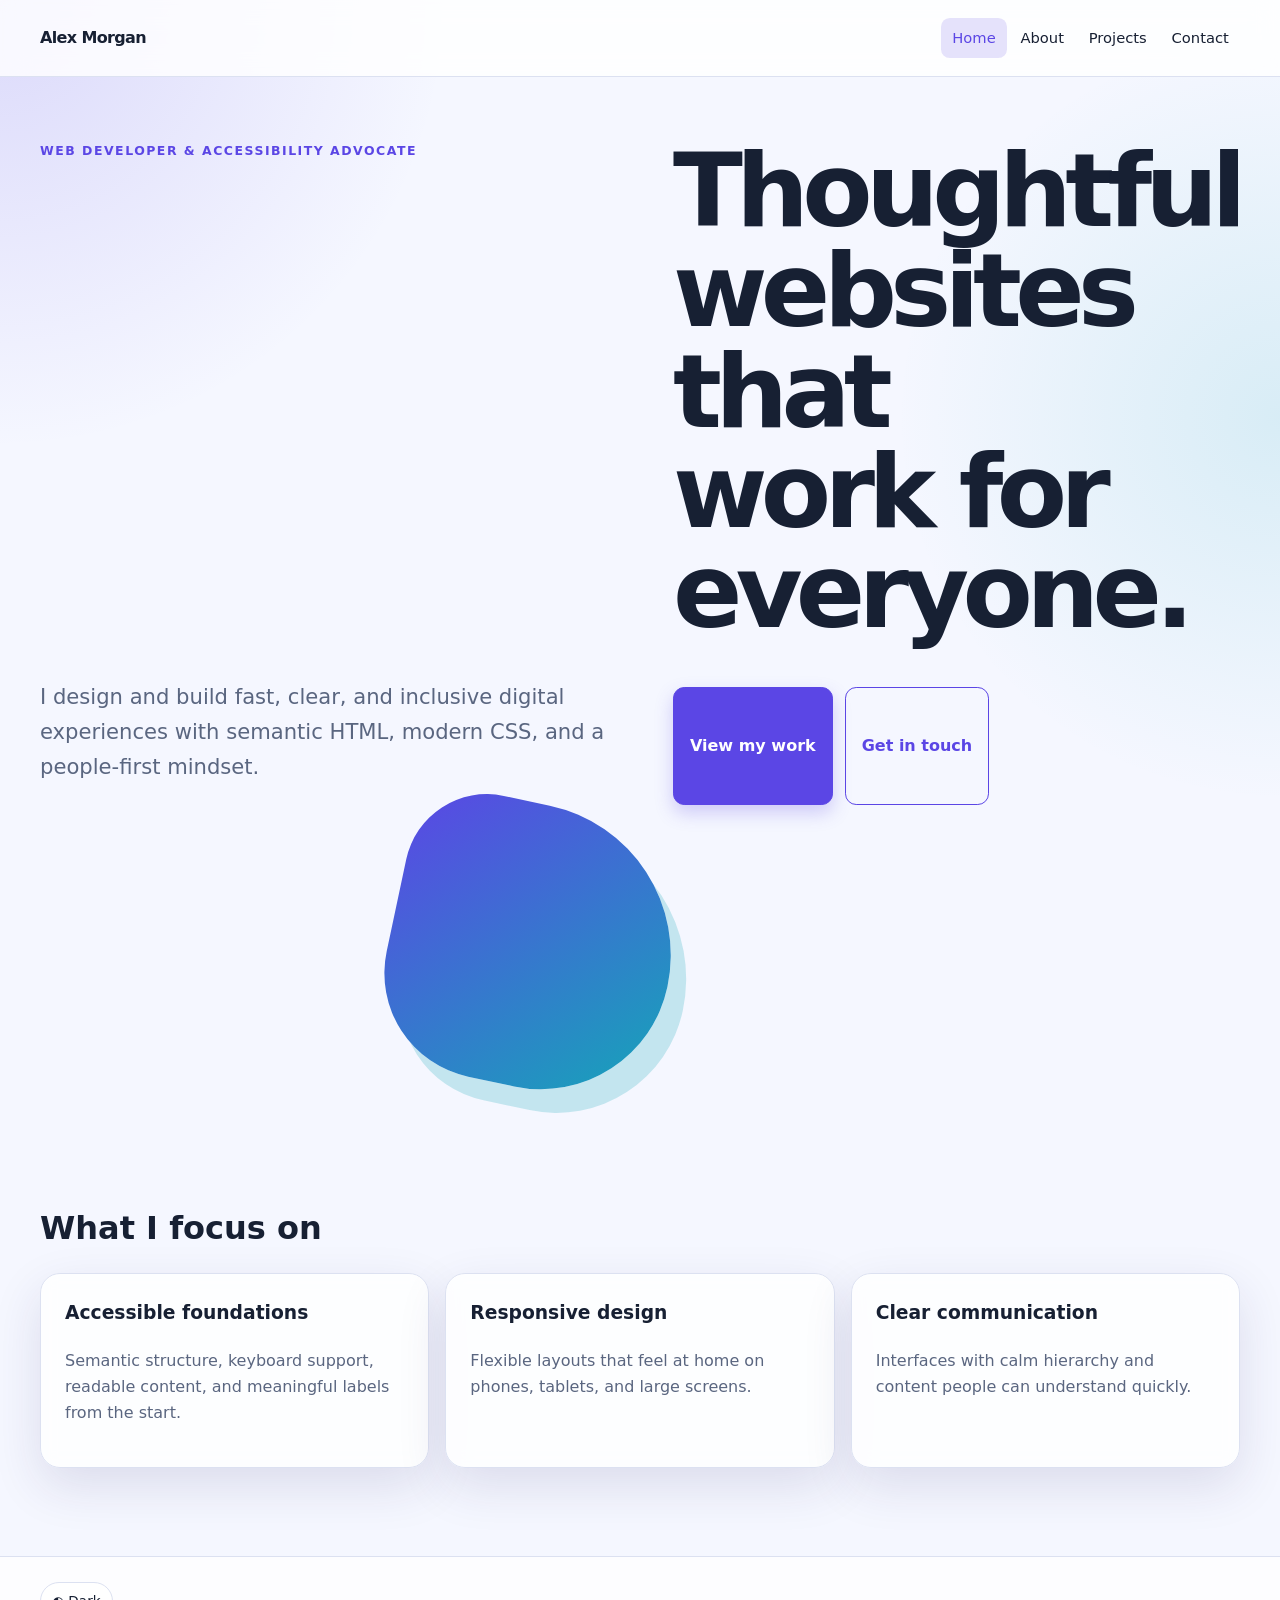
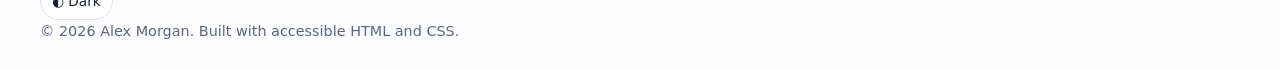
<file: Advanced-CSS3-Responsive-Architecture/index.html>
<!DOCTYPE html>
<html lang="en">
<head>
  <meta charset="UTF-8">
  <meta name="viewport" content="width=device-width, initial-scale=1.0">
  <meta name="description" content="Accessible personal portfolio showcasing web development skills and projects.">
  <title>Alex Morgan | Portfolio</title>
  <link rel="stylesheet" href="style.css">
</head>
<body>
  <a class="skip-link" href="#main-content">Skip to main content</a>
  <header class="site-header">
    <div class="container header-content">
      <a class="logo" href="index.html" aria-label="Alex Morgan home">Alex Morgan</a>
      <nav aria-label="Primary navigation"><ul class="nav-list">
        <li><a href="index.html" aria-current="page">Home</a></li><li><a href="about.html">About</a></li><li><a href="projects.html">Projects</a></li><li><a href="contact.html">Contact</a></li>
      </ul></nav>
    </div>
  </header>
  <main id="main-content">
    <section class="hero container" aria-labelledby="hero-title">
      <p class="eyebrow">Web developer &amp; accessibility advocate</p>
      <h1 id="hero-title">Thoughtful websites that work for everyone.</h1>
      <p class="lead">I design and build fast, clear, and inclusive digital experiences with semantic HTML, modern CSS, and a people-first mindset.</p>
      <div class="actions"><a class="button" href="projects.html">View my work</a><a class="button button-secondary" href="contact.html">Get in touch</a></div>
    </section>
    <section class="container section" aria-labelledby="focus-title">
      <h2 id="focus-title">What I focus on</h2>
      <div class="card-grid">
        <article class="card"><h3>Accessible foundations</h3><p>Semantic structure, keyboard support, readable content, and meaningful labels from the start.</p></article>
        <article class="card"><h3>Responsive design</h3><p>Flexible layouts that feel at home on phones, tablets, and large screens.</p></article>
        <article class="card"><h3>Clear communication</h3><p>Interfaces with calm hierarchy and content people can understand quickly.</p></article>
      </div>
    </section>
  </main>
  <footer class="site-footer"><div class="container"><button class="theme-toggle" type="button" aria-label="Switch theme">◐ Dark</button><p>&copy; 2026 Alex Morgan. Built with accessible HTML and CSS.</p></div></footer><script src="script.js"></script>
</body>
</html>
</file>
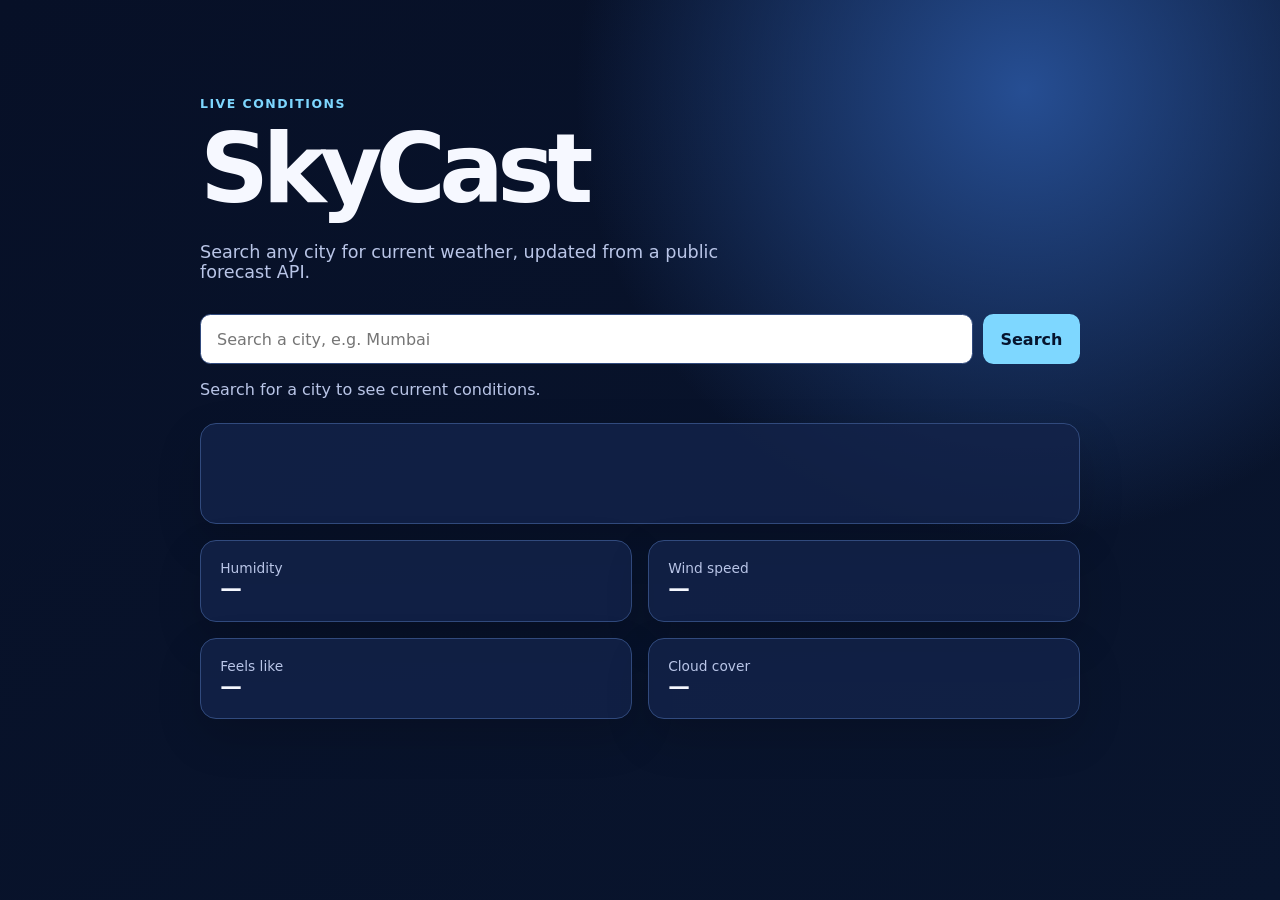
<file: Asynchronous-JavaScript-RESTful-APIs/index.html>
<!doctype html><html lang="en"><head><meta charset="utf-8"><meta name="viewport" content="width=device-width,initial-scale=1"><meta name="description" content="Live weather dashboard powered by asynchronous JavaScript."><title>SkyCast | Live Weather</title><link rel="stylesheet" href="style.css"></head><body><main class="shell"><header><p class="eyebrow">Live conditions</p><h1>SkyCast</h1><p class="intro">Search any city for current weather, updated from a public forecast API.</p></header><form id="search-form"><label class="sr-only" for="city">City name</label><input id="city" type="search" placeholder="Search a city, e.g. Mumbai" required autocomplete="off"><button type="submit">Search</button></form><p id="status" class="status" aria-live="polite">Search for a city to see current conditions.</p><section id="weather" class="weather" aria-live="polite" hidden><div class="summary"><p id="place" class="place"></p><p id="condition" class="condition"></p><p id="temperature" class="temperature"></p><p id="updated" class="updated"></p></div><div class="metrics"><article><span>Humidity</span><strong id="humidity">—</strong></article><article><span>Wind speed</span><strong id="wind">—</strong></article><article><span>Feels like</span><strong id="apparent">—</strong></article><article><span>Cloud cover</span><strong id="cloud">—</strong></article></div></section></main><script src="script.js"></script></body></html>
</file>
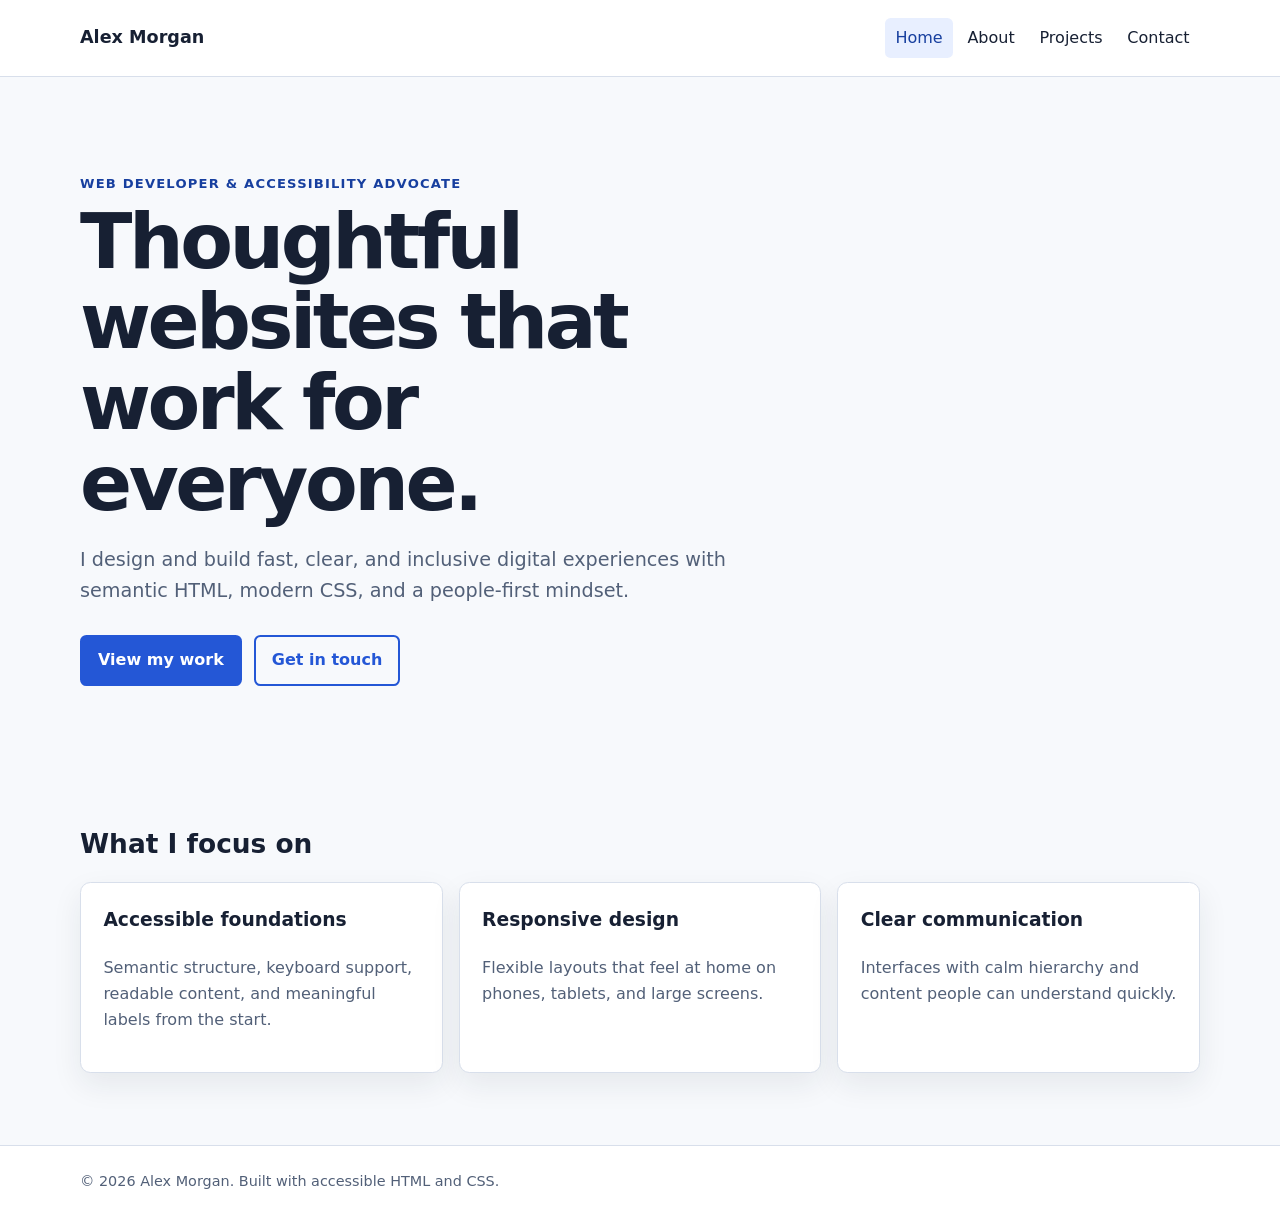
<file: HTML5 Semantic Structure & Accessibility/index.html>
<!DOCTYPE html>
<html lang="en">
<head>
  <meta charset="UTF-8">
  <meta name="viewport" content="width=device-width, initial-scale=1.0">
  <meta name="description" content="Accessible personal portfolio showcasing web development skills and projects.">
  <title>Alex Morgan | Portfolio</title>
  <link rel="stylesheet" href="style.css">
</head>
<body>
  <a class="skip-link" href="#main-content">Skip to main content</a>
  <header class="site-header">
    <div class="container header-content">
      <a class="logo" href="index.html" aria-label="Alex Morgan home">Alex Morgan</a>
      <nav aria-label="Primary navigation"><ul class="nav-list">
        <li><a href="index.html" aria-current="page">Home</a></li><li><a href="about.html">About</a></li><li><a href="projects.html">Projects</a></li><li><a href="contact.html">Contact</a></li>
      </ul></nav>
    </div>
  </header>
  <main id="main-content">
    <section class="hero container" aria-labelledby="hero-title">
      <p class="eyebrow">Web developer &amp; accessibility advocate</p>
      <h1 id="hero-title">Thoughtful websites that work for everyone.</h1>
      <p class="lead">I design and build fast, clear, and inclusive digital experiences with semantic HTML, modern CSS, and a people-first mindset.</p>
      <div class="actions"><a class="button" href="projects.html">View my work</a><a class="button button-secondary" href="contact.html">Get in touch</a></div>
    </section>
    <section class="container section" aria-labelledby="focus-title">
      <h2 id="focus-title">What I focus on</h2>
      <div class="card-grid">
        <article class="card"><h3>Accessible foundations</h3><p>Semantic structure, keyboard support, readable content, and meaningful labels from the start.</p></article>
        <article class="card"><h3>Responsive design</h3><p>Flexible layouts that feel at home on phones, tablets, and large screens.</p></article>
        <article class="card"><h3>Clear communication</h3><p>Interfaces with calm hierarchy and content people can understand quickly.</p></article>
      </div>
    </section>
  </main>
  <footer class="site-footer"><div class="container"><p>&copy; 2026 Alex Morgan. Built with accessible HTML and CSS.</p></div></footer>
</body>
</html>
</file>
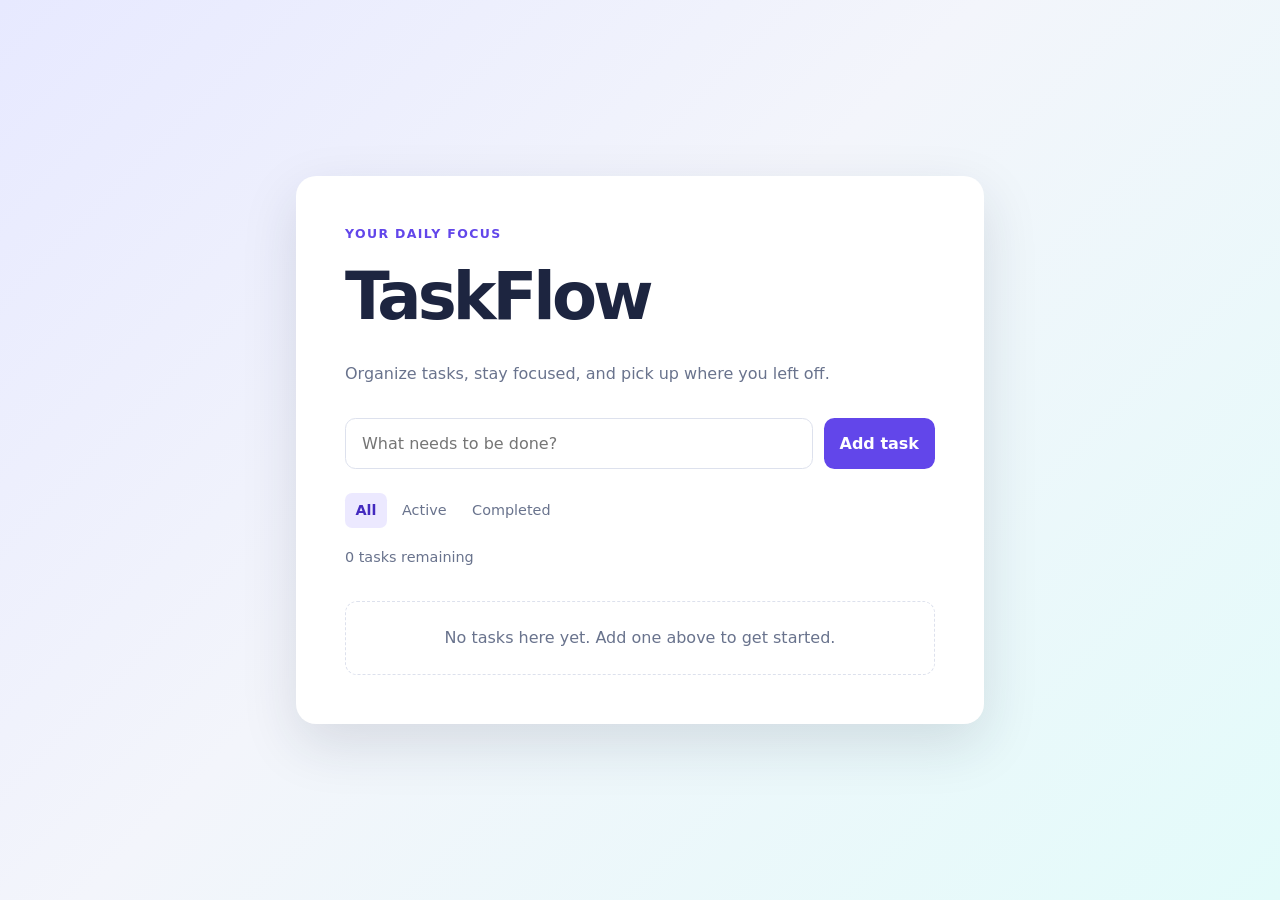
<file: JavaScript-Logic-State-Management/index.html>
<!DOCTYPE html>
<html lang="en">
<head>
  <meta charset="UTF-8">
  <meta name="viewport" content="width=device-width, initial-scale=1.0">
  <meta name="description" content="A client-side To-Do List application with persistent tasks and filters.">
  <title>TaskFlow | To-Do List</title>
  <link rel="stylesheet" href="style.css">
</head>
<body>
  <main class="app-shell">
    <section class="todo-app" aria-labelledby="app-title">
      <header class="app-header"><p class="eyebrow">Your daily focus</p><h1 id="app-title">TaskFlow</h1><p>Organize tasks, stay focused, and pick up where you left off.</p></header>
      <form id="task-form" class="task-form">
        <label class="sr-only" for="new-task">Add a new task</label>
        <input id="new-task" name="new-task" type="text" maxlength="120" placeholder="What needs to be done?" autocomplete="off" required>
        <button type="submit">Add task</button>
      </form>
      <div class="toolbar"><div class="filters" role="group" aria-label="Filter tasks"><button class="filter is-active" type="button" data-filter="all" aria-pressed="true">All</button><button class="filter" type="button" data-filter="active" aria-pressed="false">Active</button><button class="filter" type="button" data-filter="completed" aria-pressed="false">Completed</button></div><button id="clear-completed" class="clear-button" type="button">Clear completed</button></div>
      <p id="task-count" class="task-count" aria-live="polite">0 tasks remaining</p>
      <ul id="task-list" class="task-list" aria-label="Task list"></ul>
      <p id="empty-state" class="empty-state">No tasks here yet. Add one above to get started.</p>
    </section>
  </main>
  <template id="task-template"><li class="task-item"><label class="task-check"><input class="toggle-task" type="checkbox"><span class="check-mark" aria-hidden="true"></span><span class="task-text"></span></label><div class="task-actions"><button class="icon-button edit-task" type="button" aria-label="Edit task">Edit</button><button class="icon-button delete-task" type="button" aria-label="Delete task">Delete</button></div></li></template>
  <script src="script.js"></script>
</body>
</html>
</file>
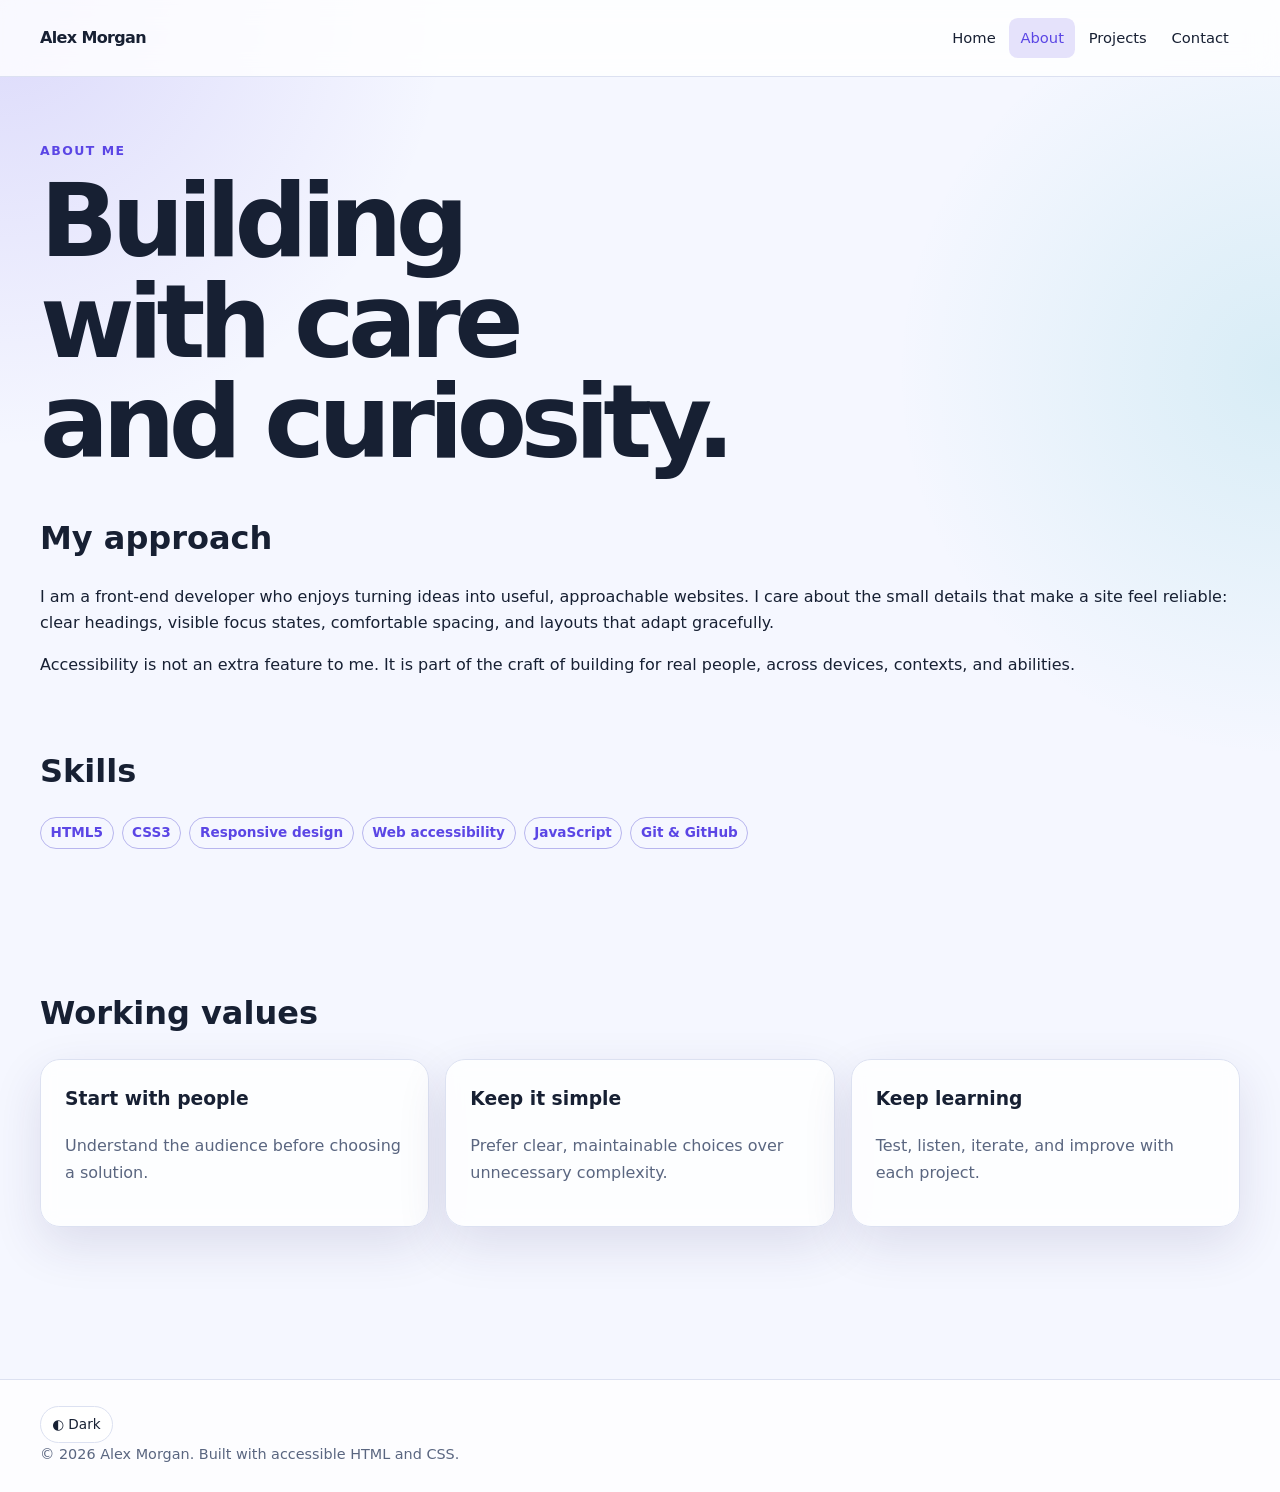
<file: Advanced-CSS3-Responsive-Architecture/about.html>
<!DOCTYPE html>
<html lang="en">
<head><meta charset="UTF-8"><meta name="viewport" content="width=device-width, initial-scale=1.0"><meta name="description" content="Learn more about Alex Morgan, a web developer focused on accessible experiences."><title>About | Alex Morgan</title><link rel="stylesheet" href="style.css"></head>
<body>
  <a class="skip-link" href="#main-content">Skip to main content</a>
  <header class="site-header"><div class="container header-content"><a class="logo" href="index.html" aria-label="Alex Morgan home">Alex Morgan</a><nav aria-label="Primary navigation"><ul class="nav-list"><li><a href="index.html">Home</a></li><li><a href="about.html" aria-current="page">About</a></li><li><a href="projects.html">Projects</a></li><li><a href="contact.html">Contact</a></li></ul></nav></div></header>
  <main id="main-content" class="container page-content">
    <header class="page-heading"><p class="eyebrow">About me</p><h1>Building with care and curiosity.</h1></header>
    <section aria-labelledby="story-title"><h2 id="story-title">My approach</h2><p>I am a front-end developer who enjoys turning ideas into useful, approachable websites. I care about the small details that make a site feel reliable: clear headings, visible focus states, comfortable spacing, and layouts that adapt gracefully.</p><p>Accessibility is not an extra feature to me. It is part of the craft of building for real people, across devices, contexts, and abilities.</p></section>
    <section class="section" aria-labelledby="skills-title"><h2 id="skills-title">Skills</h2><ul class="tag-list"><li>HTML5</li><li>CSS3</li><li>Responsive design</li><li>Web accessibility</li><li>JavaScript</li><li>Git &amp; GitHub</li></ul></section>
    <section class="section" aria-labelledby="values-title"><h2 id="values-title">Working values</h2><div class="card-grid"><article class="card"><h3>Start with people</h3><p>Understand the audience before choosing a solution.</p></article><article class="card"><h3>Keep it simple</h3><p>Prefer clear, maintainable choices over unnecessary complexity.</p></article><article class="card"><h3>Keep learning</h3><p>Test, listen, iterate, and improve with each project.</p></article></div></section>
  </main>
  <footer class="site-footer"><div class="container"><button class="theme-toggle" type="button" aria-label="Switch theme">◐ Dark</button><p>&copy; 2026 Alex Morgan. Built with accessible HTML and CSS.</p></div></footer><script src="script.js"></script>
</body>
</html>
</file>
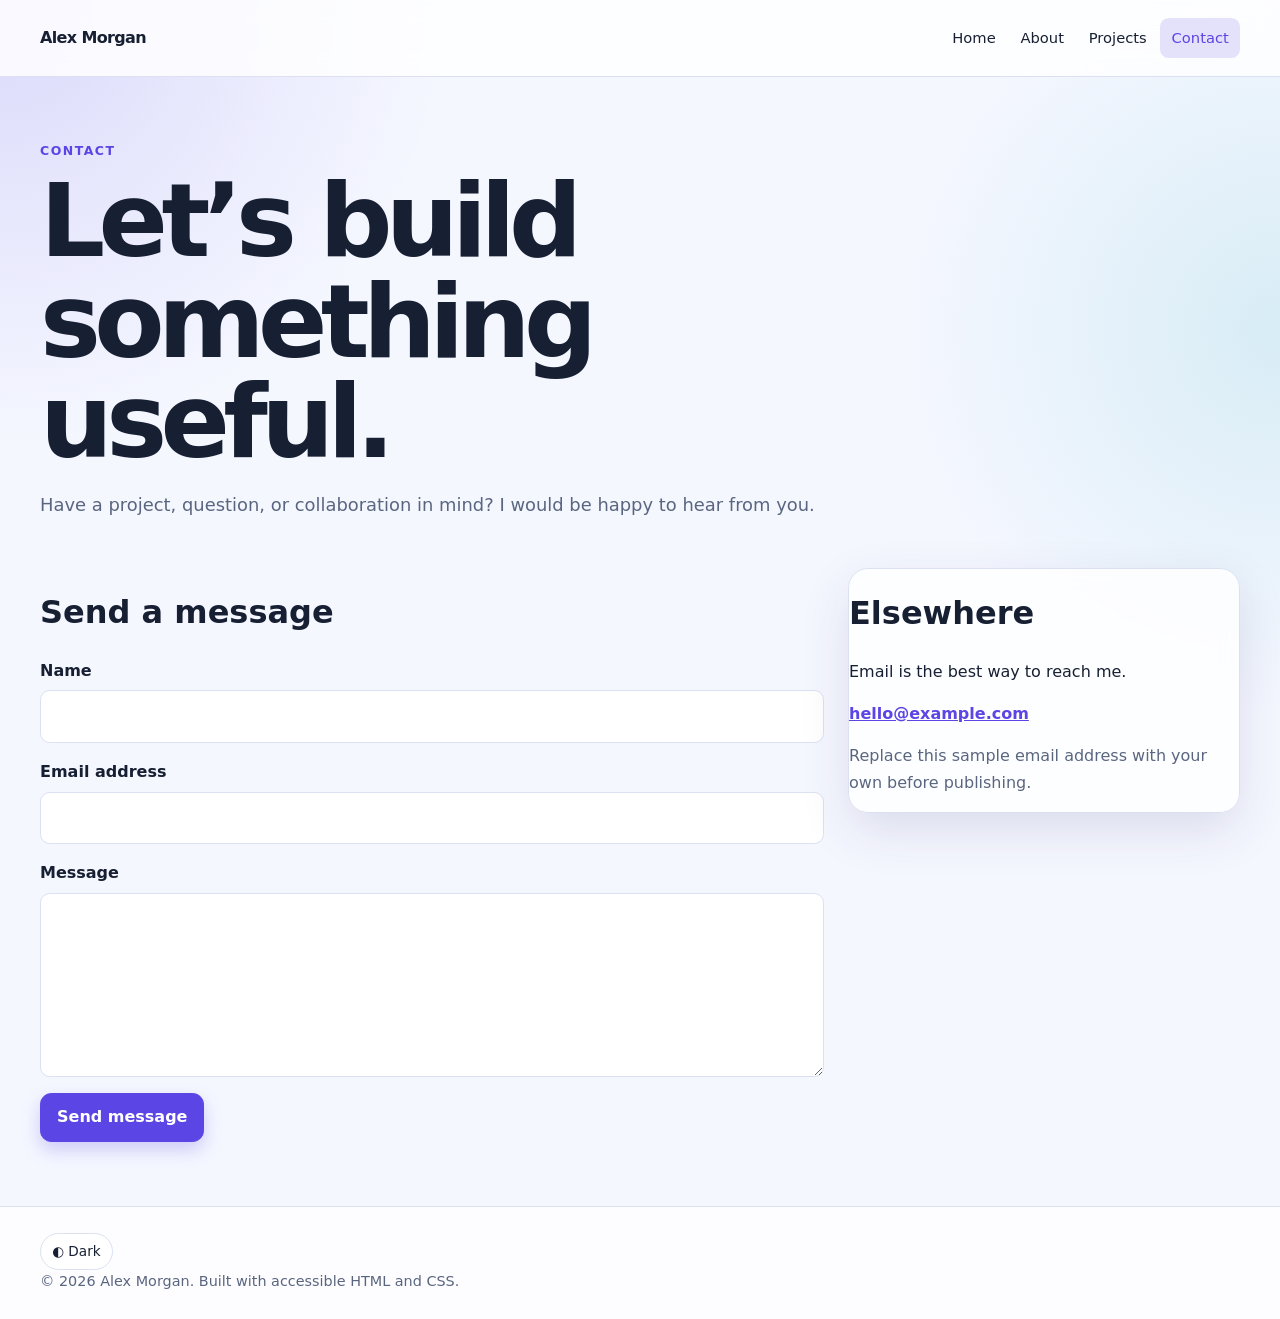
<file: Advanced-CSS3-Responsive-Architecture/contact.html>
<!DOCTYPE html>
<html lang="en">
<head><meta charset="UTF-8"><meta name="viewport" content="width=device-width, initial-scale=1.0"><meta name="description" content="Contact Alex Morgan for web development projects."><title>Contact | Alex Morgan</title><link rel="stylesheet" href="style.css"></head>
<body>
  <a class="skip-link" href="#main-content">Skip to main content</a>
  <header class="site-header"><div class="container header-content"><a class="logo" href="index.html" aria-label="Alex Morgan home">Alex Morgan</a><nav aria-label="Primary navigation"><ul class="nav-list"><li><a href="index.html">Home</a></li><li><a href="about.html">About</a></li><li><a href="projects.html">Projects</a></li><li><a href="contact.html" aria-current="page">Contact</a></li></ul></nav></div></header>
  <main id="main-content" class="container page-content">
    <header class="page-heading"><p class="eyebrow">Contact</p><h1>Let’s build something useful.</h1><p>Have a project, question, or collaboration in mind? I would be happy to hear from you.</p></header>
    <section class="contact-layout" aria-labelledby="contact-title"><div><h2 id="contact-title">Send a message</h2><form action="#" method="post"><div class="form-field"><label for="name">Name</label><input id="name" name="name" type="text" autocomplete="name" required></div><div class="form-field"><label for="email">Email address</label><input id="email" name="email" type="email" autocomplete="email" required></div><div class="form-field"><label for="message">Message</label><textarea id="message" name="message" rows="6" required></textarea></div><button class="button" type="submit">Send message</button></form></div><aside class="contact-card" aria-label="Other ways to connect"><h2>Elsewhere</h2><p>Email is the best way to reach me.</p><p><a class="text-link" href="mailto:hello@example.com">hello@example.com</a></p><p class="muted">Replace this sample email address with your own before publishing.</p></aside></section>
  </main>
  <footer class="site-footer"><div class="container"><button class="theme-toggle" type="button" aria-label="Switch theme">◐ Dark</button><p>&copy; 2026 Alex Morgan. Built with accessible HTML and CSS.</p></div></footer><script src="script.js"></script>
</body>
</html>
</file>
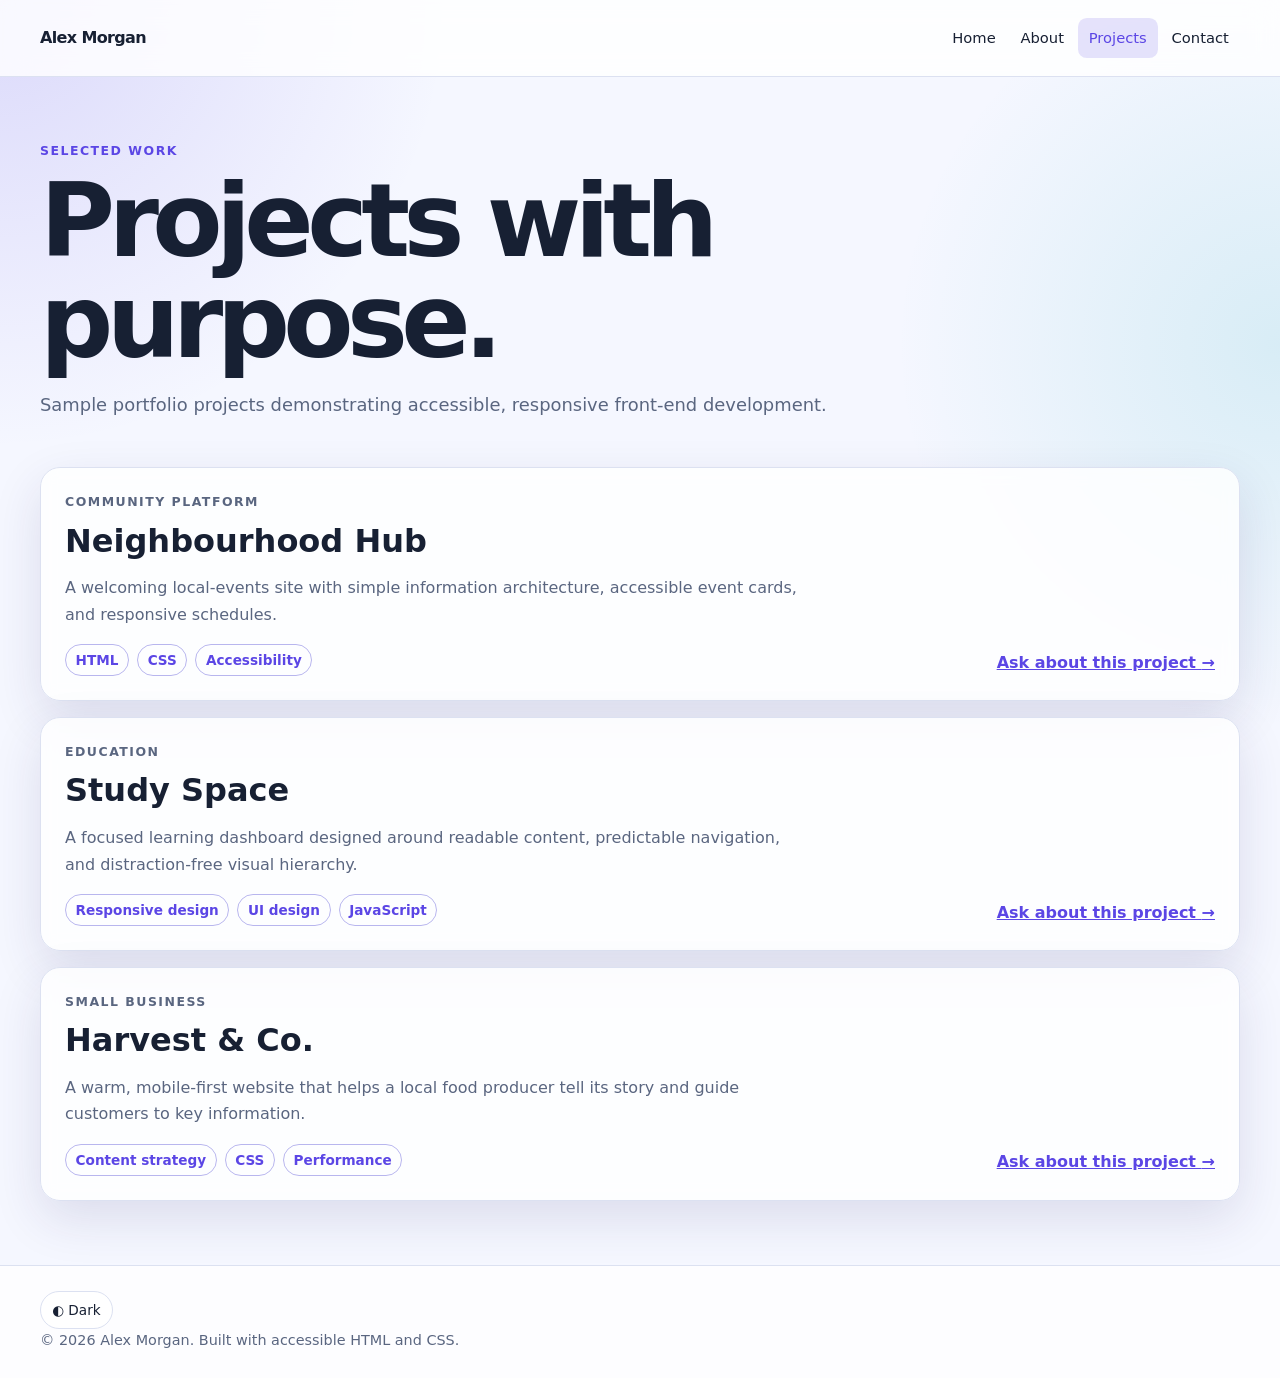
<file: Advanced-CSS3-Responsive-Architecture/projects.html>
<!DOCTYPE html>
<html lang="en">
<head><meta charset="UTF-8"><meta name="viewport" content="width=device-width, initial-scale=1.0"><meta name="description" content="Selected web development projects by Alex Morgan."><title>Projects | Alex Morgan</title><link rel="stylesheet" href="style.css"></head>
<body>
  <a class="skip-link" href="#main-content">Skip to main content</a>
  <header class="site-header"><div class="container header-content"><a class="logo" href="index.html" aria-label="Alex Morgan home">Alex Morgan</a><nav aria-label="Primary navigation"><ul class="nav-list"><li><a href="index.html">Home</a></li><li><a href="about.html">About</a></li><li><a href="projects.html" aria-current="page">Projects</a></li><li><a href="contact.html">Contact</a></li></ul></nav></div></header>
  <main id="main-content" class="container page-content">
    <header class="page-heading"><p class="eyebrow">Selected work</p><h1>Projects with purpose.</h1><p>Sample portfolio projects demonstrating accessible, responsive front-end development.</p></header>
    <section aria-label="Project list" class="project-list">
      <article class="project"><div><p class="eyebrow">Community platform</p><h2>Neighbourhood Hub</h2><p>A welcoming local-events site with simple information architecture, accessible event cards, and responsive schedules.</p><ul class="tag-list"><li>HTML</li><li>CSS</li><li>Accessibility</li></ul></div><a class="text-link" href="contact.html">Ask about this project <span aria-hidden="true">&rarr;</span></a></article>
      <article class="project"><div><p class="eyebrow">Education</p><h2>Study Space</h2><p>A focused learning dashboard designed around readable content, predictable navigation, and distraction-free visual hierarchy.</p><ul class="tag-list"><li>Responsive design</li><li>UI design</li><li>JavaScript</li></ul></div><a class="text-link" href="contact.html">Ask about this project <span aria-hidden="true">&rarr;</span></a></article>
      <article class="project"><div><p class="eyebrow">Small business</p><h2>Harvest &amp; Co.</h2><p>A warm, mobile-first website that helps a local food producer tell its story and guide customers to key information.</p><ul class="tag-list"><li>Content strategy</li><li>CSS</li><li>Performance</li></ul></div><a class="text-link" href="contact.html">Ask about this project <span aria-hidden="true">&rarr;</span></a></article>
    </section>
  </main>
  <footer class="site-footer"><div class="container"><button class="theme-toggle" type="button" aria-label="Switch theme">◐ Dark</button><p>&copy; 2026 Alex Morgan. Built with accessible HTML and CSS.</p></div></footer><script src="script.js"></script>
</body>
</html>
</file>
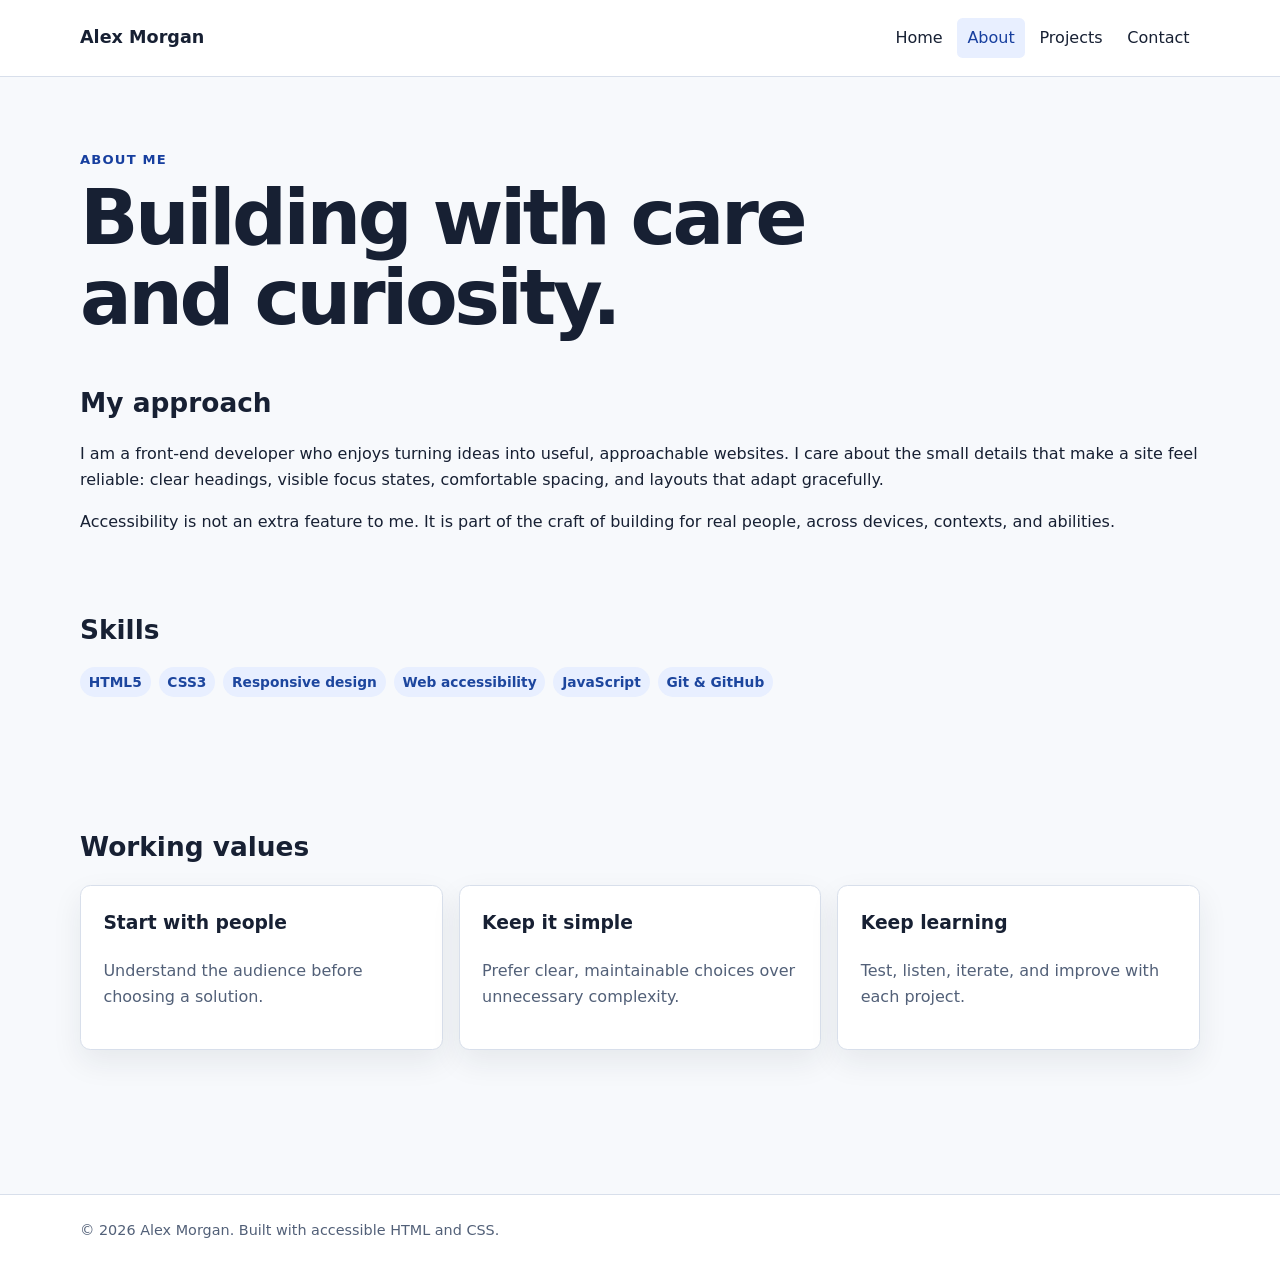
<file: HTML5 Semantic Structure & Accessibility/about.html>
<!DOCTYPE html>
<html lang="en">
<head><meta charset="UTF-8"><meta name="viewport" content="width=device-width, initial-scale=1.0"><meta name="description" content="Learn more about Alex Morgan, a web developer focused on accessible experiences."><title>About | Alex Morgan</title><link rel="stylesheet" href="style.css"></head>
<body>
  <a class="skip-link" href="#main-content">Skip to main content</a>
  <header class="site-header"><div class="container header-content"><a class="logo" href="index.html" aria-label="Alex Morgan home">Alex Morgan</a><nav aria-label="Primary navigation"><ul class="nav-list"><li><a href="index.html">Home</a></li><li><a href="about.html" aria-current="page">About</a></li><li><a href="projects.html">Projects</a></li><li><a href="contact.html">Contact</a></li></ul></nav></div></header>
  <main id="main-content" class="container page-content">
    <header class="page-heading"><p class="eyebrow">About me</p><h1>Building with care and curiosity.</h1></header>
    <section aria-labelledby="story-title"><h2 id="story-title">My approach</h2><p>I am a front-end developer who enjoys turning ideas into useful, approachable websites. I care about the small details that make a site feel reliable: clear headings, visible focus states, comfortable spacing, and layouts that adapt gracefully.</p><p>Accessibility is not an extra feature to me. It is part of the craft of building for real people, across devices, contexts, and abilities.</p></section>
    <section class="section" aria-labelledby="skills-title"><h2 id="skills-title">Skills</h2><ul class="tag-list"><li>HTML5</li><li>CSS3</li><li>Responsive design</li><li>Web accessibility</li><li>JavaScript</li><li>Git &amp; GitHub</li></ul></section>
    <section class="section" aria-labelledby="values-title"><h2 id="values-title">Working values</h2><div class="card-grid"><article class="card"><h3>Start with people</h3><p>Understand the audience before choosing a solution.</p></article><article class="card"><h3>Keep it simple</h3><p>Prefer clear, maintainable choices over unnecessary complexity.</p></article><article class="card"><h3>Keep learning</h3><p>Test, listen, iterate, and improve with each project.</p></article></div></section>
  </main>
  <footer class="site-footer"><div class="container"><p>&copy; 2026 Alex Morgan. Built with accessible HTML and CSS.</p></div></footer>
</body>
</html>
</file>
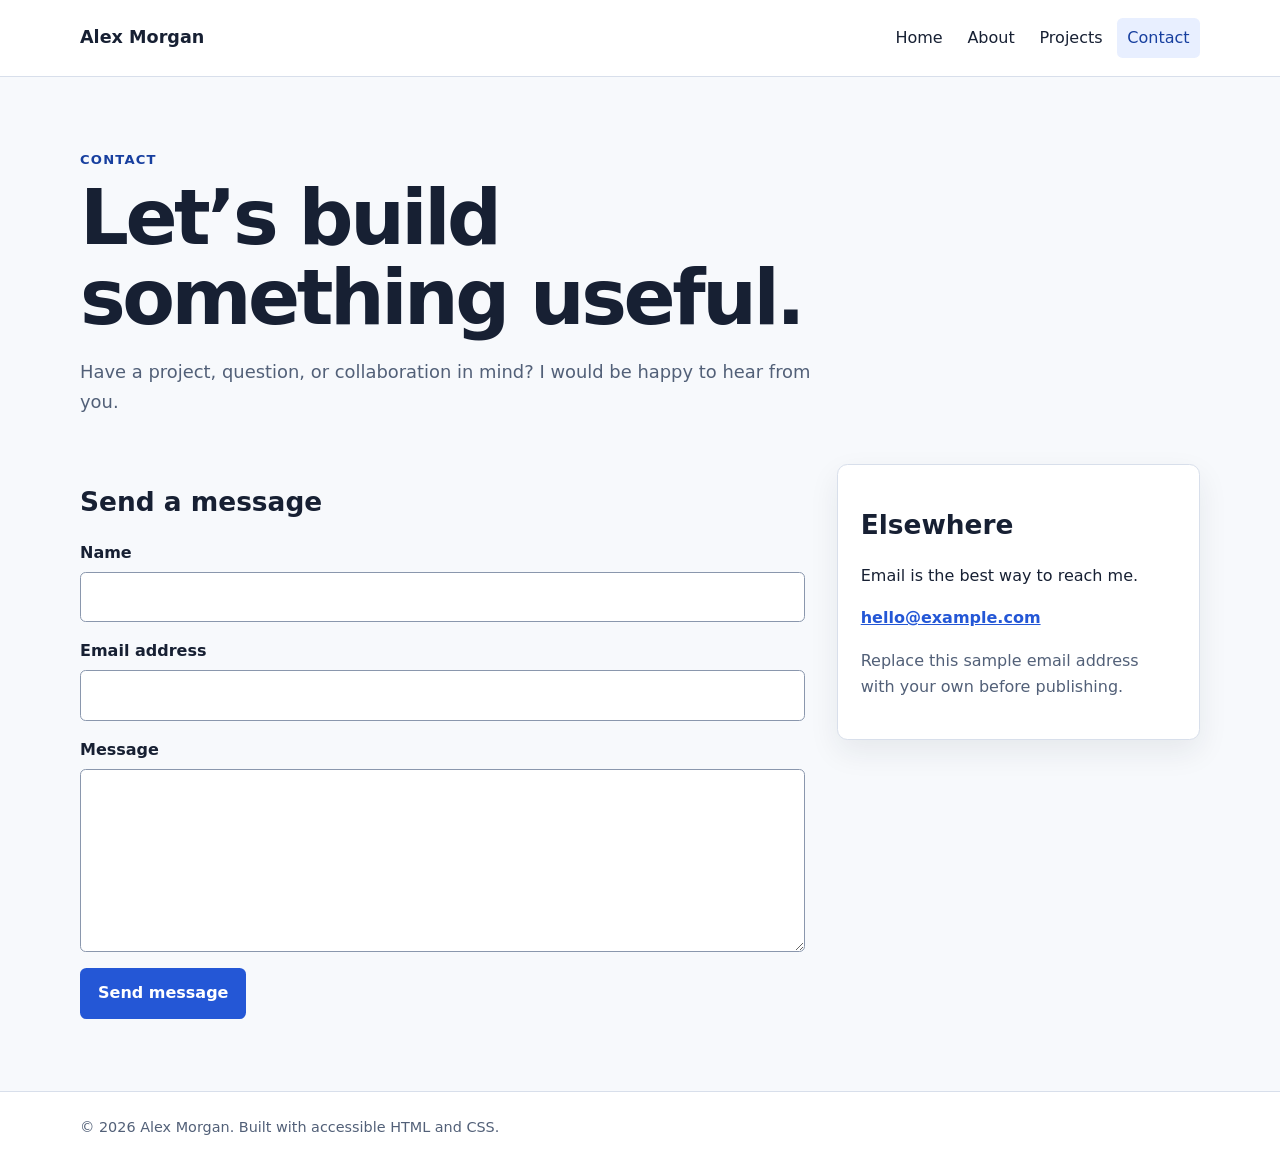
<file: HTML5 Semantic Structure & Accessibility/contact.html>
<!DOCTYPE html>
<html lang="en">
<head><meta charset="UTF-8"><meta name="viewport" content="width=device-width, initial-scale=1.0"><meta name="description" content="Contact Alex Morgan for web development projects."><title>Contact | Alex Morgan</title><link rel="stylesheet" href="style.css"></head>
<body>
  <a class="skip-link" href="#main-content">Skip to main content</a>
  <header class="site-header"><div class="container header-content"><a class="logo" href="index.html" aria-label="Alex Morgan home">Alex Morgan</a><nav aria-label="Primary navigation"><ul class="nav-list"><li><a href="index.html">Home</a></li><li><a href="about.html">About</a></li><li><a href="projects.html">Projects</a></li><li><a href="contact.html" aria-current="page">Contact</a></li></ul></nav></div></header>
  <main id="main-content" class="container page-content">
    <header class="page-heading"><p class="eyebrow">Contact</p><h1>Let’s build something useful.</h1><p>Have a project, question, or collaboration in mind? I would be happy to hear from you.</p></header>
    <section class="contact-layout" aria-labelledby="contact-title"><div><h2 id="contact-title">Send a message</h2><form action="#" method="post"><div class="form-field"><label for="name">Name</label><input id="name" name="name" type="text" autocomplete="name" required></div><div class="form-field"><label for="email">Email address</label><input id="email" name="email" type="email" autocomplete="email" required></div><div class="form-field"><label for="message">Message</label><textarea id="message" name="message" rows="6" required></textarea></div><button class="button" type="submit">Send message</button></form></div><aside class="contact-card" aria-label="Other ways to connect"><h2>Elsewhere</h2><p>Email is the best way to reach me.</p><p><a class="text-link" href="mailto:hello@example.com">hello@example.com</a></p><p class="muted">Replace this sample email address with your own before publishing.</p></aside></section>
  </main>
  <footer class="site-footer"><div class="container"><p>&copy; 2026 Alex Morgan. Built with accessible HTML and CSS.</p></div></footer>
</body>
</html>
</file>
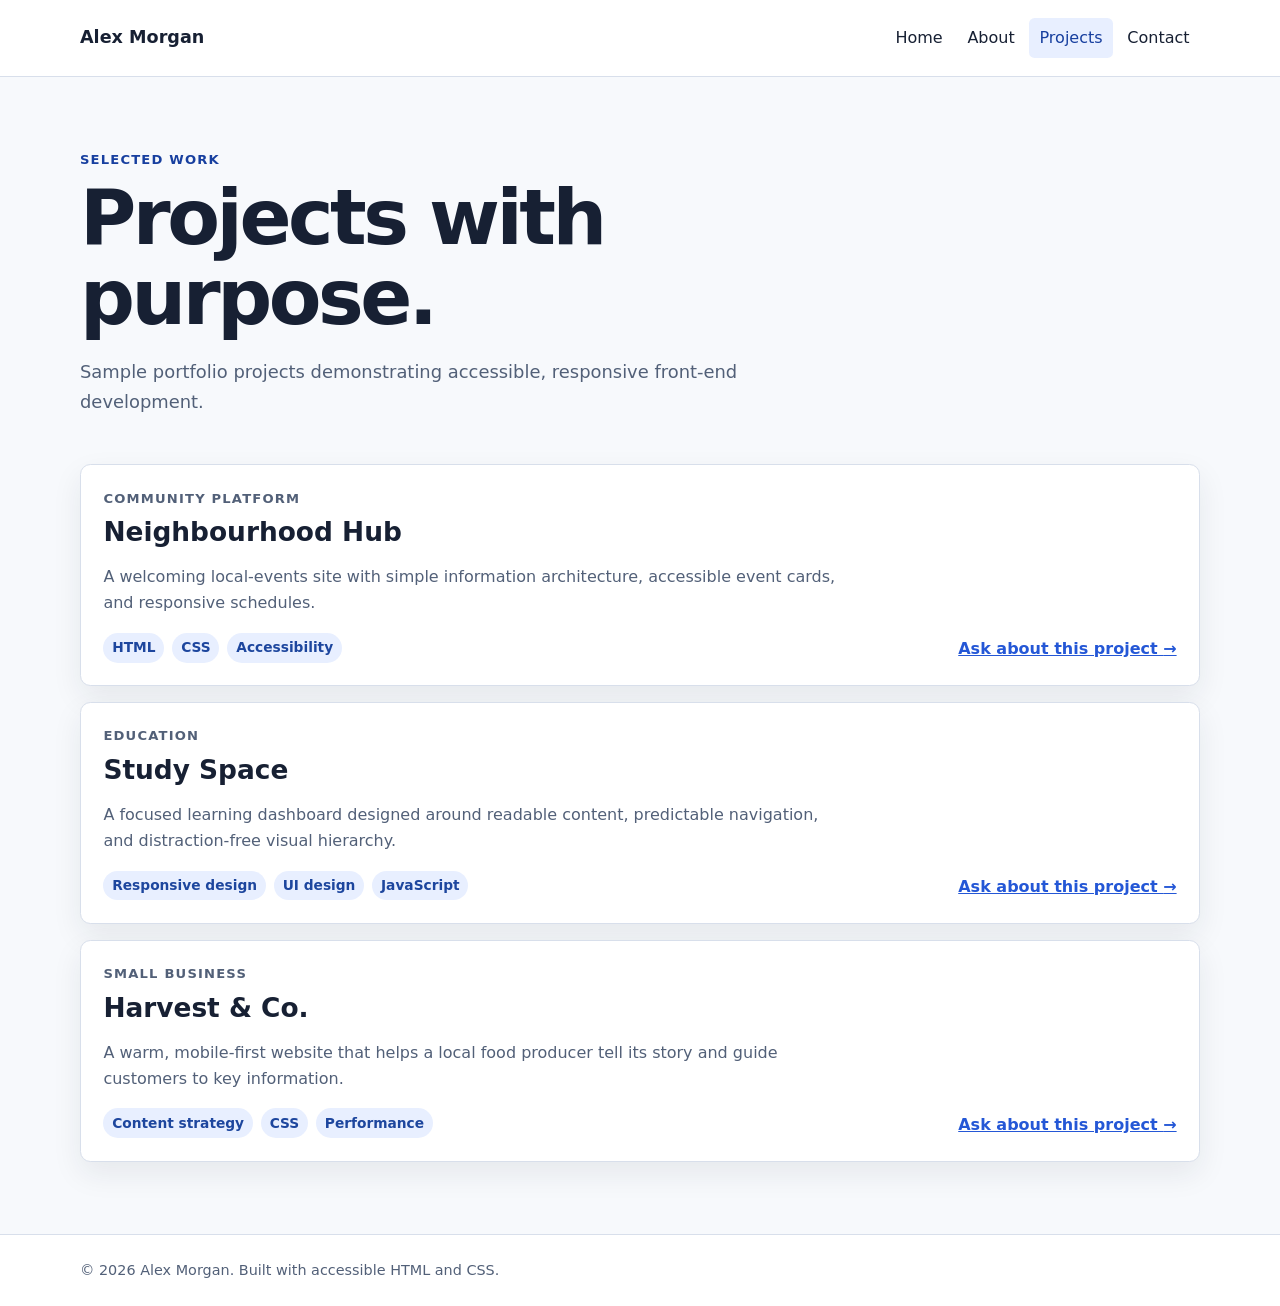
<file: HTML5 Semantic Structure & Accessibility/projects.html>
<!DOCTYPE html>
<html lang="en">
<head><meta charset="UTF-8"><meta name="viewport" content="width=device-width, initial-scale=1.0"><meta name="description" content="Selected web development projects by Alex Morgan."><title>Projects | Alex Morgan</title><link rel="stylesheet" href="style.css"></head>
<body>
  <a class="skip-link" href="#main-content">Skip to main content</a>
  <header class="site-header"><div class="container header-content"><a class="logo" href="index.html" aria-label="Alex Morgan home">Alex Morgan</a><nav aria-label="Primary navigation"><ul class="nav-list"><li><a href="index.html">Home</a></li><li><a href="about.html">About</a></li><li><a href="projects.html" aria-current="page">Projects</a></li><li><a href="contact.html">Contact</a></li></ul></nav></div></header>
  <main id="main-content" class="container page-content">
    <header class="page-heading"><p class="eyebrow">Selected work</p><h1>Projects with purpose.</h1><p>Sample portfolio projects demonstrating accessible, responsive front-end development.</p></header>
    <section aria-label="Project list" class="project-list">
      <article class="project"><div><p class="eyebrow">Community platform</p><h2>Neighbourhood Hub</h2><p>A welcoming local-events site with simple information architecture, accessible event cards, and responsive schedules.</p><ul class="tag-list"><li>HTML</li><li>CSS</li><li>Accessibility</li></ul></div><a class="text-link" href="contact.html">Ask about this project <span aria-hidden="true">&rarr;</span></a></article>
      <article class="project"><div><p class="eyebrow">Education</p><h2>Study Space</h2><p>A focused learning dashboard designed around readable content, predictable navigation, and distraction-free visual hierarchy.</p><ul class="tag-list"><li>Responsive design</li><li>UI design</li><li>JavaScript</li></ul></div><a class="text-link" href="contact.html">Ask about this project <span aria-hidden="true">&rarr;</span></a></article>
      <article class="project"><div><p class="eyebrow">Small business</p><h2>Harvest &amp; Co.</h2><p>A warm, mobile-first website that helps a local food producer tell its story and guide customers to key information.</p><ul class="tag-list"><li>Content strategy</li><li>CSS</li><li>Performance</li></ul></div><a class="text-link" href="contact.html">Ask about this project <span aria-hidden="true">&rarr;</span></a></article>
    </section>
  </main>
  <footer class="site-footer"><div class="container"><p>&copy; 2026 Alex Morgan. Built with accessible HTML and CSS.</p></div></footer>
</body>
</html>
</file>
<file: Advanced-CSS3-Responsive-Architecture/style.css>
/* Advanced CSS3 & Responsive Architecture — mobile-first stylesheet */
:root{color-scheme:light;--bg:#f5f7ff;--surface:rgba(255,255,255,.82);--surface-solid:#fff;--ink:#172033;--muted:#5a6680;--brand:#5b46e5;--brand-2:#14a6b8;--line:#dce1f1;--ring:#f59e0b;--shadow:0 18px 50px rgba(42,31,100,.12);--radius:1.25rem;--space:clamp(1rem,3vw,2rem)}
[data-theme="dark"]{color-scheme:dark;--bg:#111426;--surface:rgba(29,34,57,.84);--surface-solid:#1d2239;--ink:#f4f5ff;--muted:#c0c6dc;--brand:#a99bff;--brand-2:#55dce8;--line:#373e60;--ring:#ffd166;--shadow:0 20px 55px rgba(0,0,0,.35)}
*{box-sizing:border-box}html{scroll-behavior:smooth}body{min-width:320px;margin:0;background:radial-gradient(circle at 0 0,rgba(91,70,229,.17),transparent 28rem),radial-gradient(circle at 100% 25%,rgba(20,166,184,.13),transparent 24rem),var(--bg);color:var(--ink);font-family:Inter,ui-sans-serif,system-ui,-apple-system,"Segoe UI",sans-serif;line-height:1.65;transition:background .25s,color .25s}a{color:var(--brand)}a:hover{color:var(--brand-2)}a:focus-visible,button:focus-visible,input:focus-visible,textarea:focus-visible{outline:3px solid var(--ring);outline-offset:3px}.container{width:min(100% - 2rem,75rem);margin-inline:auto}.skip-link{position:absolute;top:-5rem;left:1rem;z-index:10;padding:.7rem 1rem;border-radius:.5rem;background:var(--ink);color:var(--bg)}.skip-link:focus{top:1rem}.site-header{position:sticky;top:0;z-index:5;border-bottom:1px solid var(--line);background:color-mix(in srgb,var(--surface-solid) 82%,transparent);backdrop-filter:blur(14px)}.header-content{display:flex;min-height:4.75rem;align-items:center;justify-content:space-between;gap:.75rem}.logo{color:var(--ink);font-weight:850;letter-spacing:-.04em;text-decoration:none}.nav-list{display:flex;flex-wrap:wrap;gap:.15rem;margin:0;padding:0;list-style:none}.nav-list a{display:block;padding:.42rem .58rem;border-radius:.55rem;color:var(--ink);font-size:.92rem;text-decoration:none}.nav-list a:hover,.nav-list a[aria-current="page"]{background:color-mix(in srgb,var(--brand) 15%,transparent);color:var(--brand)}.theme-toggle{border:1px solid var(--line);border-radius:999px;padding:.4rem .7rem;background:var(--surface-solid);color:var(--ink);font:inherit;font-size:.85rem;cursor:pointer}.theme-toggle:hover{border-color:var(--brand)}
.hero{display:grid;align-content:center;min-height:calc(100svh - 4.75rem);padding:4rem 0}.hero>*{max-width:46rem}.eyebrow{margin:0 0 .6rem;color:var(--brand);font-size:.78rem;font-weight:800;letter-spacing:.12em;text-transform:uppercase}.hero h1,.page-heading h1{margin:0 0 1rem;font-size:clamp(2.8rem,9vw,6.4rem);line-height:.98;letter-spacing:-.065em;text-wrap:balance}.lead{color:var(--muted);font-size:clamp(1.08rem,2.5vw,1.32rem)}.actions{display:flex;flex-wrap:wrap;gap:.75rem;margin-top:1.75rem}.button{display:inline-flex;align-items:center;justify-content:center;min-height:2.9rem;padding:.65rem 1rem;border:1px solid var(--brand);border-radius:.7rem;background:var(--brand);color:#fff;font:inherit;font-weight:750;text-decoration:none;box-shadow:0 8px 18px color-mix(in srgb,var(--brand) 25%,transparent);transition:transform .18s,box-shadow .18s}.button:hover{transform:translateY(-2px);background:var(--brand-2);border-color:var(--brand-2);color:#fff;box-shadow:0 12px 25px color-mix(in srgb,var(--brand-2) 26%,transparent)}.button-secondary{background:transparent;color:var(--brand);box-shadow:none}.button-secondary:hover{color:#fff}.section{padding:2rem 0 4rem}.section h2,.page-content h2{font-size:clamp(1.5rem,4vw,2rem);line-height:1.15}.card-grid{display:grid;grid-template-columns:1fr;gap:1rem}.card,.contact-card,.project{border:1px solid var(--line);border-radius:var(--radius);background:var(--surface);box-shadow:var(--shadow);backdrop-filter:blur(8px)}.card{padding:1.5rem;transition:transform .2s}.card:hover{transform:translateY(-4px)}.card h3{margin-top:0}.card p,.muted{color:var(--muted)}.site-footer{padding:1.6rem 0;border-top:1px solid var(--line);background:var(--surface);color:var(--muted);font-size:.9rem}.site-footer p{margin:0}.page-content{padding:4rem 0}.page-heading{max-width:50rem;margin-bottom:3rem}.page-heading>p:last-child{color:var(--muted);font-size:1.12rem}.tag-list{display:flex;flex-wrap:wrap;gap:.5rem;margin:1rem 0 0;padding:0;list-style:none}.tag-list li{padding:.24rem .6rem;border:1px solid color-mix(in srgb,var(--brand) 28%,var(--line));border-radius:999px;color:var(--brand);font-size:.85rem;font-weight:700}.project-list{display:grid;gap:1rem}.project{display:flex;flex-direction:column;gap:1rem;padding:1.5rem}.project h2{margin:.1rem 0 .5rem}.project p{max-width:46rem;color:var(--muted)}.text-link{font-weight:800;white-space:nowrap}.contact-layout{display:grid;gap:1.5rem}.form-field{display:grid;gap:.4rem;margin-bottom:1rem}.form-field label{font-weight:750}.form-field input,.form-field textarea{width:100%;padding:.75rem;border:1px solid var(--line);border-radius:.6rem;background:var(--surface-solid);color:var(--ink);font:inherit}.form-field textarea{resize:vertical}
@media(min-width:42rem){.header-content{gap:1rem}.nav-list a{padding:.5rem .7rem}.card-grid{grid-template-columns:repeat(3,1fr)}.project{flex-direction:row;align-items:end;justify-content:space-between}.contact-layout{grid-template-columns:minmax(0,1.4fr) minmax(15rem,.7fr);align-items:start}}
@media(min-width:64rem){.hero{grid-template-columns:1.3fr .7fr}.hero::after{content:"";width:min(22vw,18rem);aspect-ratio:1;justify-self:end;border-radius:35% 65% 55% 45%;background:linear-gradient(135deg,var(--brand),var(--brand-2));box-shadow:1.25rem 1.25rem 0 color-mix(in srgb,var(--brand-2) 22%,transparent);transform:rotate(12deg)}.section{padding-bottom:5.5rem}}
@media(prefers-reduced-motion:reduce){*,*::before,*::after{scroll-behavior:auto!important;transition:none!important}}
</file>
<file: Asynchronous-JavaScript-RESTful-APIs/style.css>
:root{--bg:#09152e;--surface:#13234a;--text:#f6f8ff;--muted:#b9c5e7;--accent:#7ed7ff;--line:#314a7d;--danger:#ffb4b4}*{box-sizing:border-box}body{min-width:320px;min-height:100svh;margin:0;background:radial-gradient(circle at 80% 10%,#264e93 0,transparent 28rem),linear-gradient(145deg,#071027,var(--bg));color:var(--text);font-family:Inter,system-ui,sans-serif}.shell{width:min(100% - 2rem,55rem);margin:auto;padding:clamp(2rem,8vw,6rem) 0}.eyebrow{margin:0;color:var(--accent);font-size:.78rem;font-weight:800;letter-spacing:.12em;text-transform:uppercase}h1{margin:.1rem 0;font-size:clamp(3rem,10vw,6rem);letter-spacing:-.07em}.intro,.status,.updated{color:var(--muted)}.intro{max-width:36rem;font-size:1.1rem}form{display:flex;gap:.6rem;margin:2rem 0 1rem}input{min-width:0;flex:1;padding:.9rem 1rem;border:1px solid var(--line);border-radius:.65rem;background:#fff;color:#111d36;font:inherit}button{border:0;border-radius:.65rem;padding:.9rem 1.1rem;background:var(--accent);color:#06142e;font:inherit;font-weight:800;cursor:pointer}button:hover{background:#b4e8ff}button:focus-visible,input:focus-visible{outline:3px solid #ffd166;outline-offset:3px}.weather{display:grid;gap:1rem;margin-top:1.5rem}.summary,.metrics article{border:1px solid var(--line);border-radius:1rem;background:rgba(19,35,74,.82);box-shadow:0 18px 45px rgba(0,0,0,.16)}.summary{padding:clamp(1.4rem,5vw,2.5rem)}.place{margin:0;color:var(--accent);font-size:1.1rem;font-weight:750}.condition{font-size:1.2rem}.temperature{margin:.3rem 0;font-size:clamp(3rem,10vw,5rem);font-weight:850;letter-spacing:-.07em}.metrics{display:grid;grid-template-columns:repeat(2,1fr);gap:1rem}.metrics article{padding:1.2rem}.metrics span{display:block;color:var(--muted);font-size:.86rem}.metrics strong{font-size:1.35rem}@media(max-width:31rem){form{flex-direction:column}.metrics{grid-template-columns:1fr}}.sr-only{position:absolute;width:1px;height:1px;overflow:hidden;clip:rect(0,0,0,0)}
</file>
<file: HTML5 Semantic Structure & Accessibility/style.css>
:root{--ink:#172033;--muted:#526078;--surface:#fff;--canvas:#f7f9fc;--brand:#2457d6;--brand-dark:#173f9f;--border:#d8dfeb;--focus:#f2a900;--shadow:0 12px 30px rgba(23,32,51,.08)}*{box-sizing:border-box}html{scroll-behavior:smooth}body{margin:0;color:var(--ink);background:var(--canvas);font-family:system-ui,-apple-system,"Segoe UI",Roboto,Arial,sans-serif;font-size:1rem;line-height:1.65}a{color:var(--brand)}a:hover{color:var(--brand-dark)}a:focus-visible,button:focus-visible,input:focus-visible,textarea:focus-visible{outline:3px solid var(--focus);outline-offset:3px}.container{width:min(100% - 2rem,70rem);margin-inline:auto}.site-header{background:var(--surface);border-bottom:1px solid var(--border)}.header-content{min-height:4.75rem;display:flex;align-items:center;justify-content:space-between;gap:1rem}.logo{color:var(--ink);font-size:1.1rem;font-weight:800;text-decoration:none}.nav-list{display:flex;gap:.25rem;margin:0;padding:0;list-style:none}.nav-list a{display:block;padding:.45rem .65rem;border-radius:.35rem;color:var(--ink);text-decoration:none}.nav-list a:hover,.nav-list a[aria-current="page"]{background:#e8efff;color:var(--brand-dark)}.skip-link{position:absolute;left:1rem;top:-4rem;padding:.65rem 1rem;border-radius:.25rem;background:var(--ink);color:#fff;z-index:10}.skip-link:focus{top:1rem}.hero{padding:6rem 0 5rem}.eyebrow{margin:0 0 .45rem;color:var(--brand-dark);font-size:.82rem;font-weight:800;letter-spacing:.09em;text-transform:uppercase}.hero h1,.page-heading h1{max-width:13ch;margin:.15rem 0 1rem;font-size:clamp(2.35rem,7vw,4.8rem);line-height:1.05;letter-spacing:-.045em}.lead{max-width:42rem;color:var(--muted);font-size:1.2rem}.actions{display:flex;flex-wrap:wrap;gap:.75rem;margin-top:1.75rem}.button{display:inline-block;border:2px solid var(--brand);border-radius:.4rem;padding:.65rem 1rem;background:var(--brand);color:#fff;font:inherit;font-weight:700;text-decoration:none;cursor:pointer}.button:hover{border-color:var(--brand-dark);background:var(--brand-dark);color:#fff}.button-secondary{background:transparent;color:var(--brand)}.button-secondary:hover{color:#fff}.section{padding:2.5rem 0 4.5rem}.section h2,.page-content h2{font-size:1.65rem;line-height:1.2}.card-grid{display:grid;grid-template-columns:repeat(3,1fr);gap:1rem}.card,.contact-card,.project{padding:1.4rem;border:1px solid var(--border);border-radius:.65rem;background:var(--surface);box-shadow:var(--shadow)}.card h3{margin-top:0}.card p,.muted{color:var(--muted)}.site-footer{padding:1.5rem 0;border-top:1px solid var(--border);background:var(--surface);color:var(--muted);font-size:.9rem}.site-footer p{margin:0}.page-content{padding:4.5rem 0}.page-heading{max-width:48rem;margin-bottom:3rem}.page-heading h1{max-width:17ch}.page-heading>p:last-child{color:var(--muted);font-size:1.12rem}.tag-list{display:flex;flex-wrap:wrap;gap:.5rem;margin:1rem 0 0;padding:0;list-style:none}.tag-list li{padding:.22rem .55rem;border-radius:999px;background:#e8efff;color:#1d469e;font-size:.86rem;font-weight:650}.project-list{display:grid;gap:1rem}.project{display:flex;align-items:end;justify-content:space-between;gap:1.5rem}.project h2{margin:.1rem 0 .45rem}.project p{max-width:46rem;color:var(--muted)}.text-link{font-weight:750;white-space:nowrap}.contact-layout{display:grid;grid-template-columns:minmax(0,1.5fr) minmax(16rem,.75fr);align-items:start;gap:2rem}.form-field{display:grid;gap:.35rem;margin-bottom:1rem}.form-field label{font-weight:700}.form-field input,.form-field textarea{width:100%;padding:.7rem;border:1px solid #8a97ad;border-radius:.35rem;background:#fff;color:var(--ink);font:inherit}.form-field textarea{resize:vertical}@media(max-width:42rem){.header-content{min-height:auto;flex-direction:column;align-items:flex-start;padding:1rem 0}.nav-list{flex-wrap:wrap}.hero{padding:4rem 0}.card-grid,.contact-layout{grid-template-columns:1fr}.project{align-items:flex-start;flex-direction:column;gap:.5rem}.page-content{padding:3rem 0}}
</file>
<file: JavaScript-Logic-State-Management/style.css>
:root{--bg:#f3f5fb;--surface:#fff;--ink:#1d2540;--muted:#69738d;--brand:#6246ea;--brand-dark:#432abf;--line:#dde1ed;--danger:#bd294c;--focus:#ee9b00;--shadow:0 20px 55px rgba(30,37,64,.13)}*{box-sizing:border-box}body{min-width:320px;margin:0;background:linear-gradient(135deg,#e7e9ff 0%,var(--bg) 45%,#e3fbfa 100%);color:var(--ink);font-family:Inter,system-ui,-apple-system,"Segoe UI",sans-serif;line-height:1.5}.app-shell{display:grid;min-height:100svh;place-items:center;padding:1.25rem}.todo-app{width:min(100%,43rem);padding:clamp(1.5rem,5vw,3rem);border:1px solid rgba(255,255,255,.8);border-radius:1.25rem;background:var(--surface);box-shadow:var(--shadow)}.app-header p:last-child{margin-bottom:2rem;color:var(--muted)}.eyebrow{margin:0;color:var(--brand);font-size:.78rem;font-weight:800;letter-spacing:.11em;text-transform:uppercase}.app-header h1{margin:.2rem 0;font-size:clamp(2.35rem,7vw,4.1rem);letter-spacing:-.06em}.task-form{display:flex;gap:.65rem}.task-form input{min-width:0;flex:1;padding:.8rem 1rem;border:1px solid var(--line);border-radius:.65rem;background:#fff;color:var(--ink);font:inherit}.task-form button{border:0;border-radius:.65rem;padding:.8rem 1rem;background:var(--brand);color:#fff;font:inherit;font-weight:750;cursor:pointer}.task-form button:hover{background:var(--brand-dark)}button:focus-visible,input:focus-visible{outline:3px solid var(--focus);outline-offset:3px}.toolbar{display:flex;align-items:center;justify-content:space-between;gap:1rem;margin-top:1.5rem}.filters{display:flex;gap:.3rem}.filter,.clear-button,.icon-button{border:0;border-radius:.45rem;background:transparent;color:var(--muted);font:inherit;cursor:pointer}.filter{padding:.4rem .65rem;font-size:.9rem}.filter:hover,.filter.is-active{background:#ece9ff;color:var(--brand-dark);font-weight:750}.clear-button{color:var(--danger);font-size:.88rem;text-decoration:underline}.task-count{margin:1.2rem 0 .5rem;color:var(--muted);font-size:.9rem}.task-list{display:grid;gap:.65rem;margin:0;padding:0;list-style:none}.task-item{display:flex;align-items:center;justify-content:space-between;gap:.75rem;padding:.85rem .9rem;border:1px solid var(--line);border-radius:.75rem;background:#fff;transition:transform .15s,border-color .15s}.task-item:hover{transform:translateY(-1px);border-color:#b8b1ee}.task-check{display:flex;min-width:0;flex:1;align-items:center;gap:.7rem;cursor:pointer}.toggle-task{position:absolute;opacity:0}.check-mark{display:grid;width:1.25rem;height:1.25rem;flex:none;place-items:center;border:2px solid #a6aec2;border-radius:50%}.toggle-task:checked+.check-mark{border-color:var(--brand);background:var(--brand)}.toggle-task:checked+.check-mark::after{content:"✓";color:#fff;font-size:.85rem;font-weight:800}.toggle-task:focus-visible+.check-mark{outline:3px solid var(--focus);outline-offset:2px}.task-text{overflow-wrap:anywhere}.task-item.is-completed .task-text{color:var(--muted);text-decoration:line-through}.task-actions{display:flex;gap:.25rem}.icon-button{padding:.35rem .45rem;font-size:.82rem}.edit-task{color:var(--brand)}.delete-task{color:var(--danger)}.empty-state{margin:1.5rem 0 0;padding:1.5rem;border:1px dashed var(--line);border-radius:.75rem;color:var(--muted);text-align:center}.empty-state[hidden]{display:none}.sr-only{position:absolute;width:1px;height:1px;margin:-1px;overflow:hidden;clip:rect(0,0,0,0);white-space:nowrap}@media(max-width:30rem){.app-shell{padding:0}.todo-app{min-height:100svh;border-radius:0}.task-form{flex-direction:column}.task-form button{width:100%}.toolbar{align-items:flex-start;flex-direction:column}}
</file>
